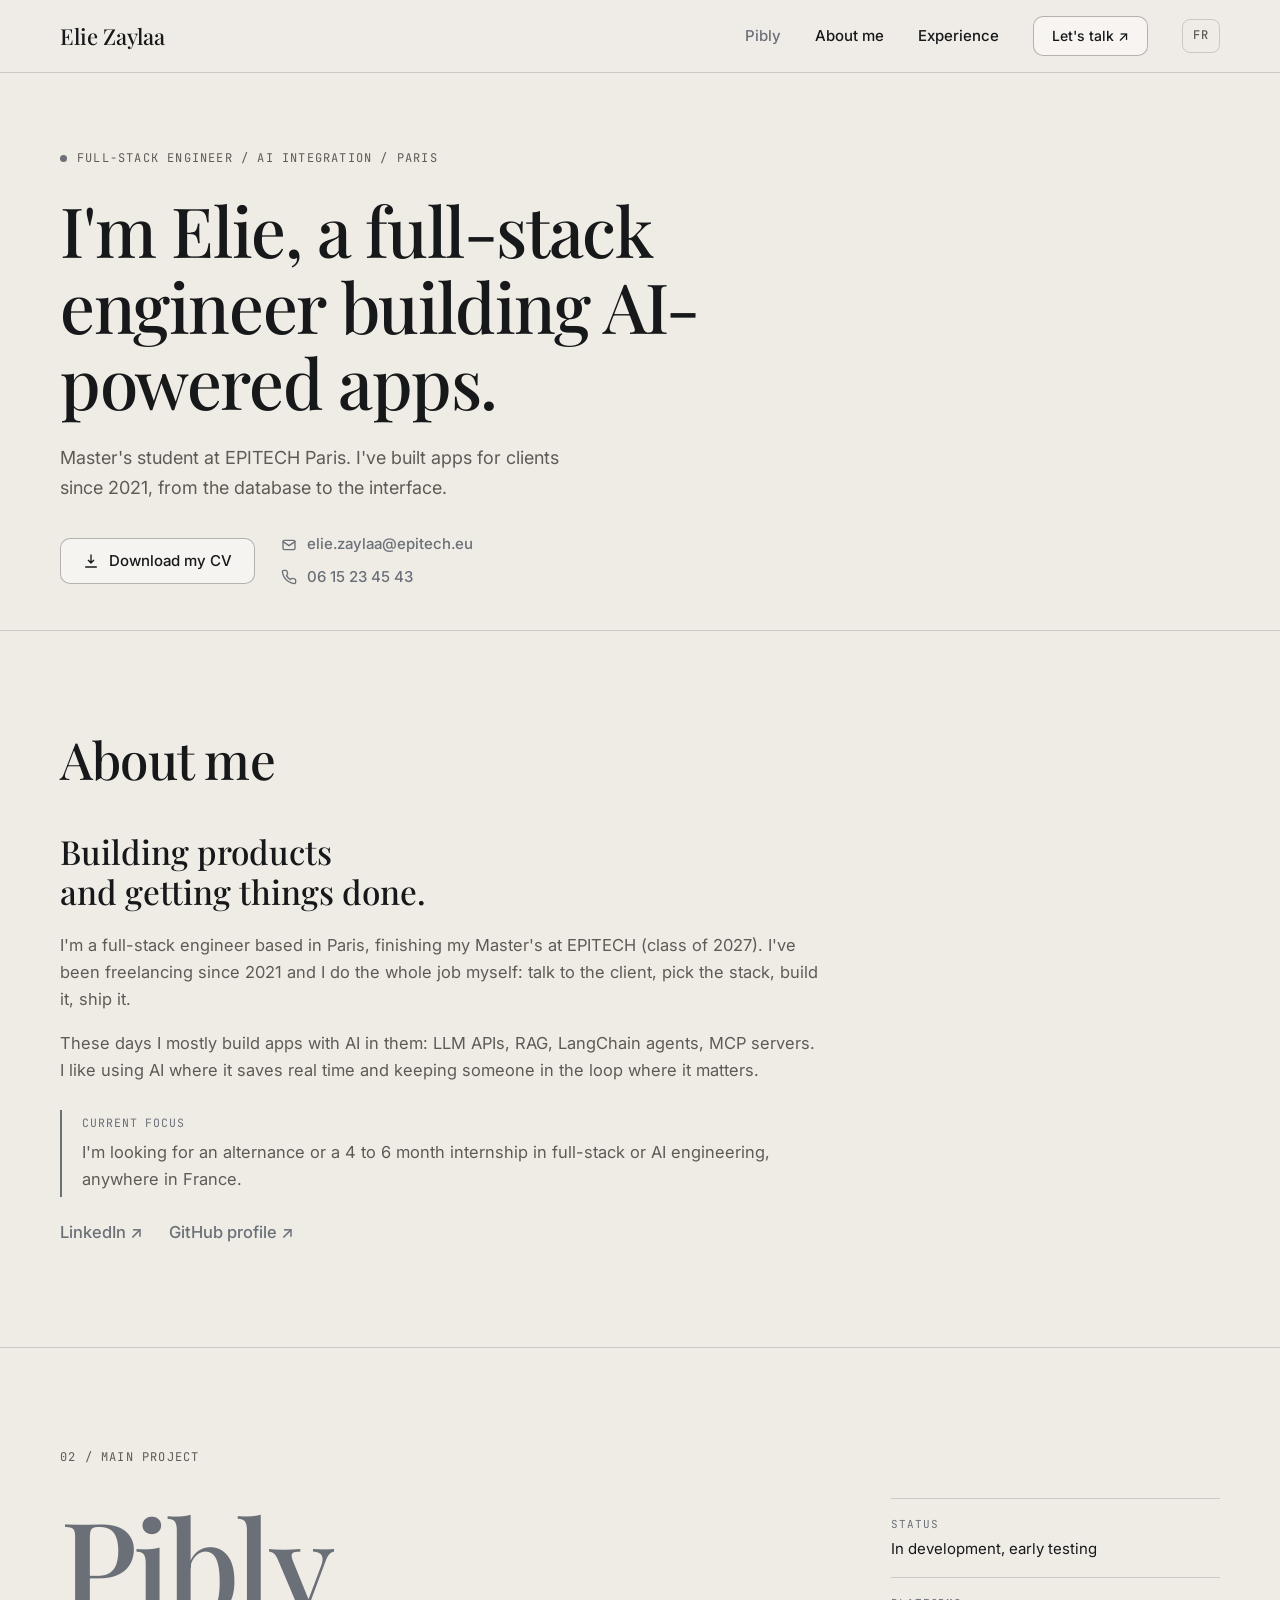
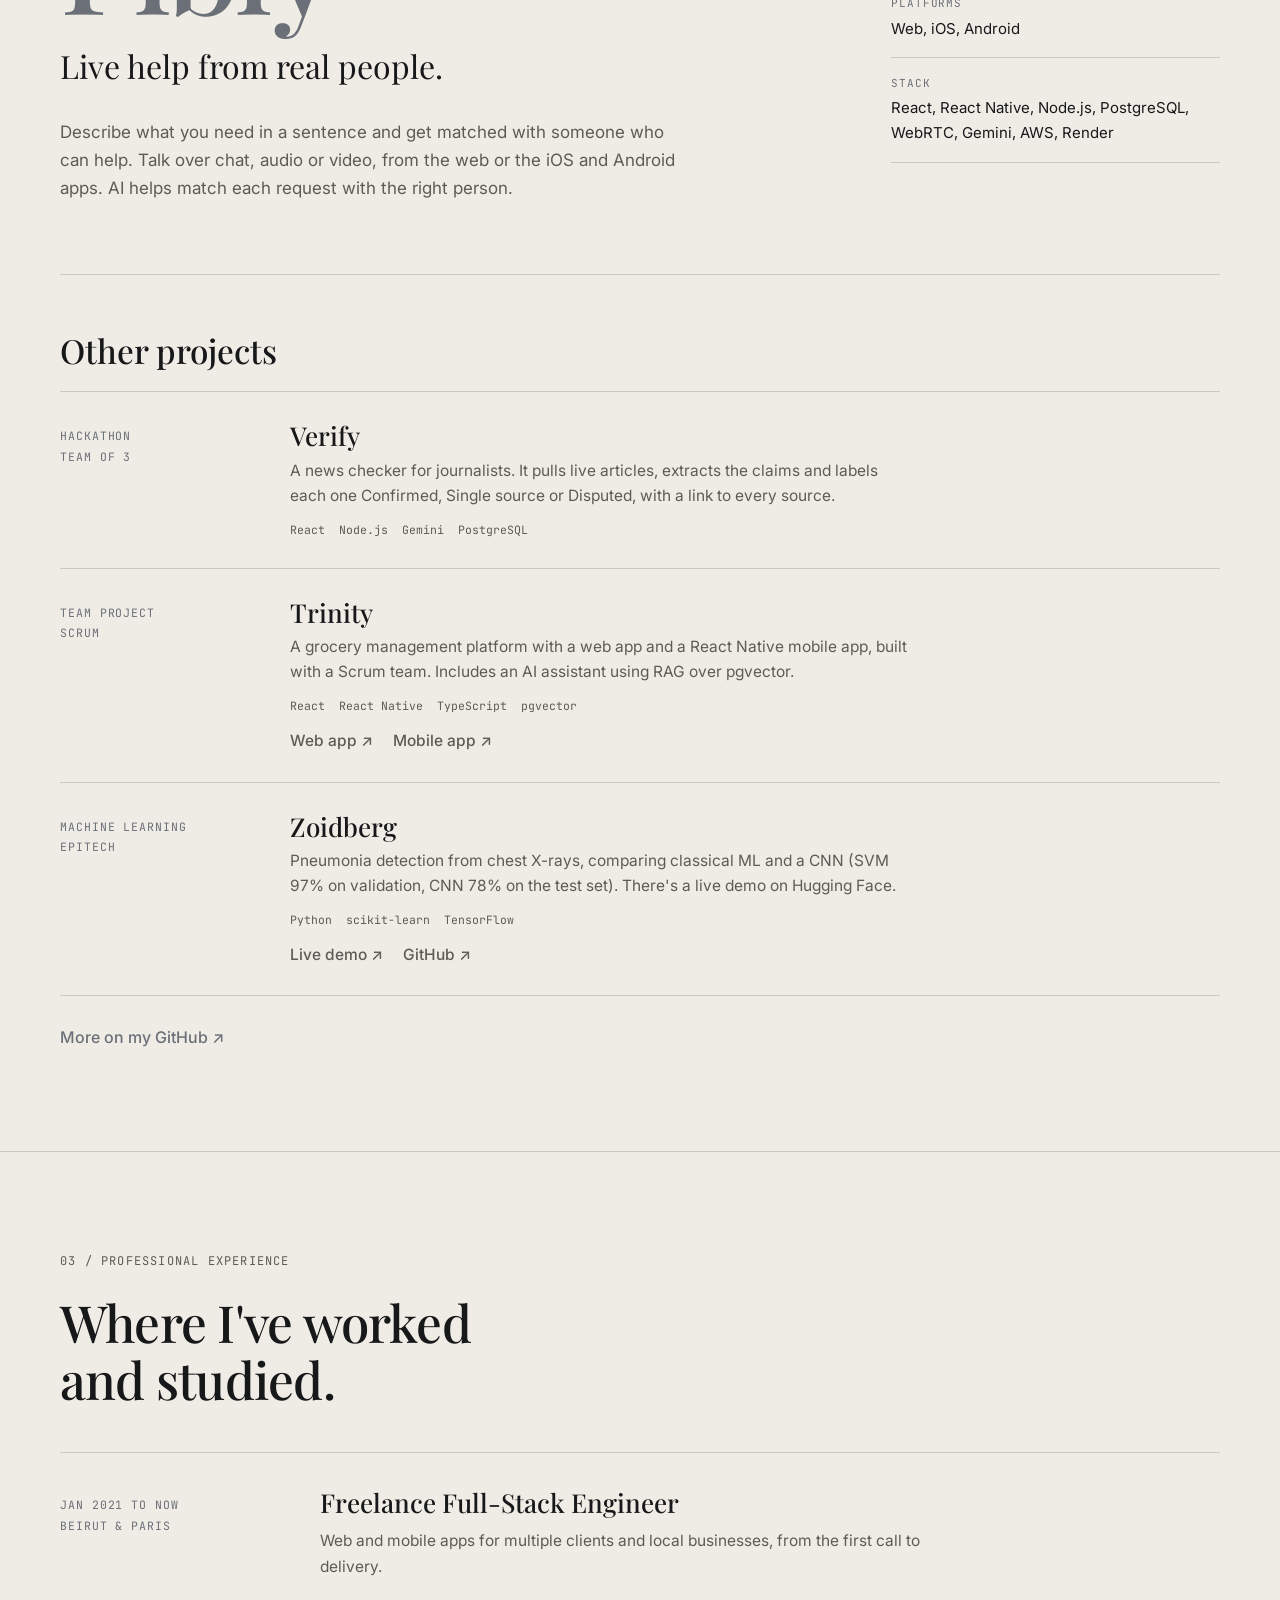
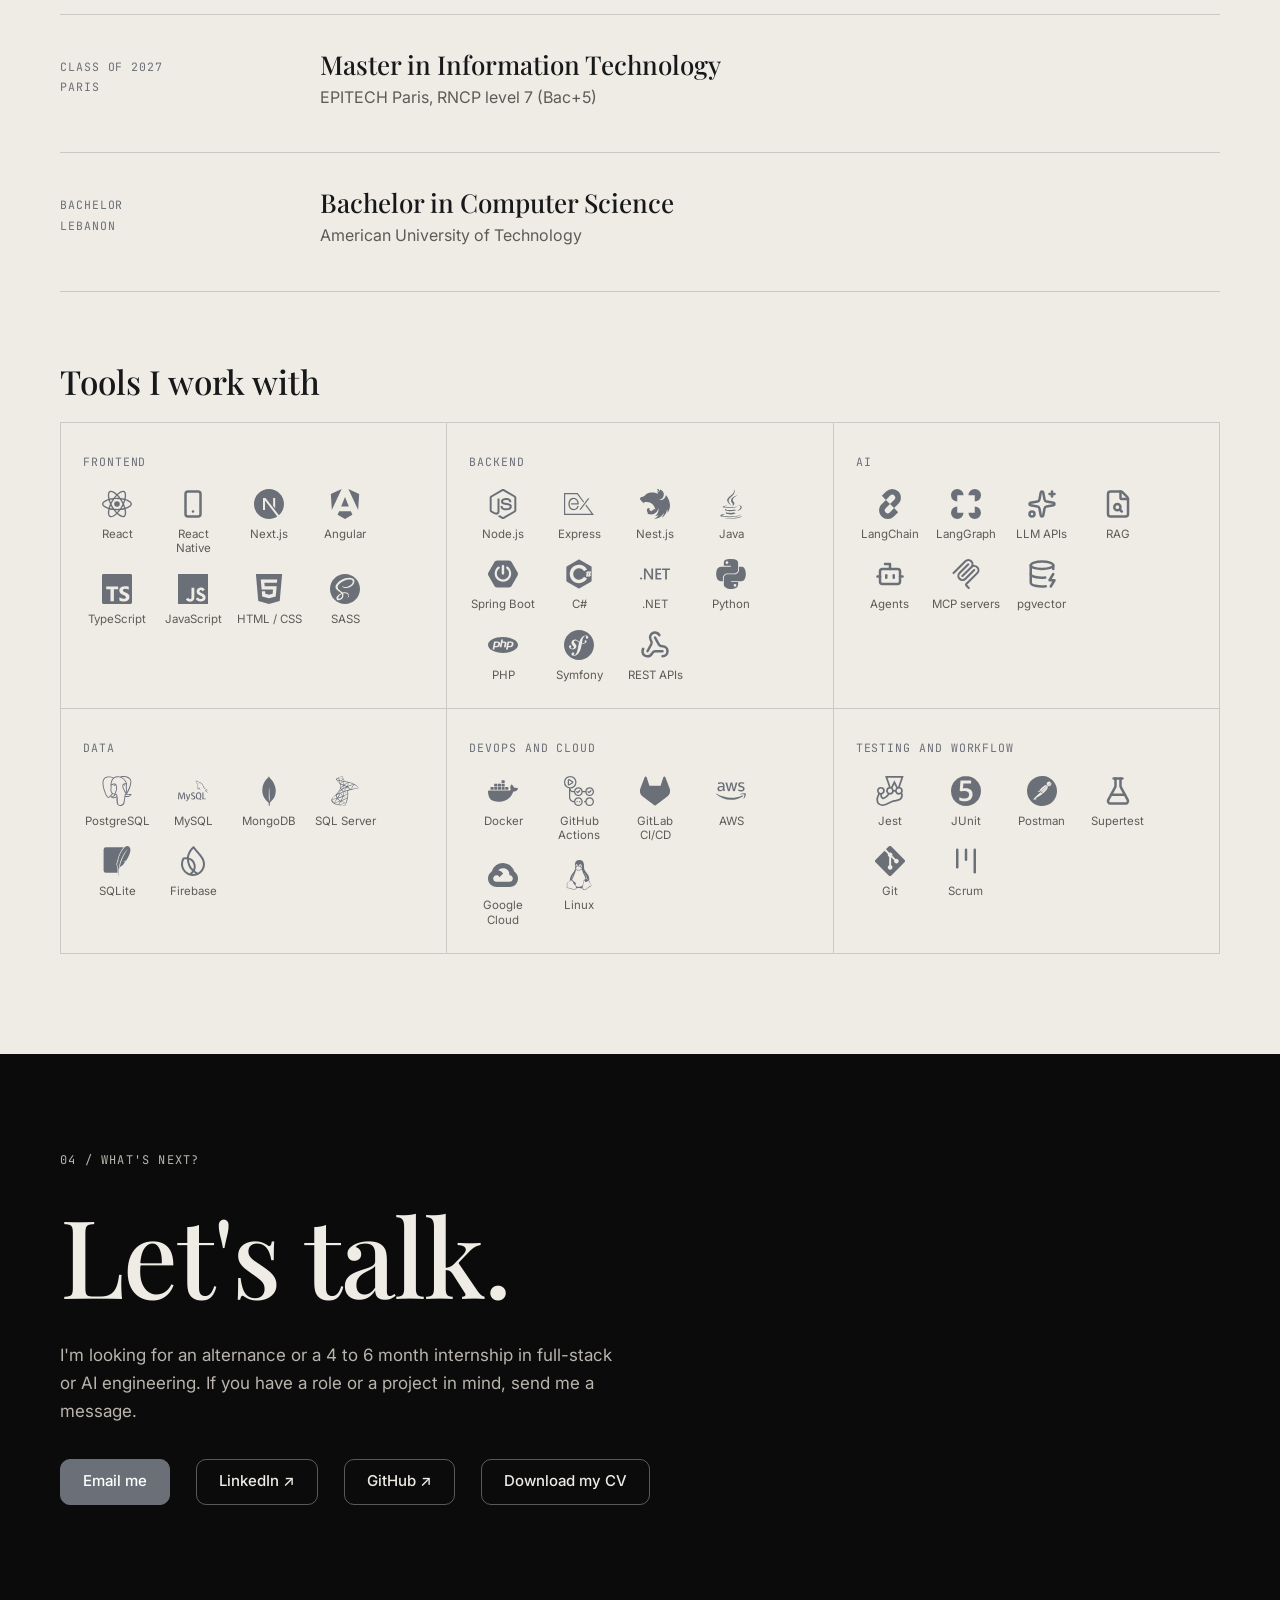
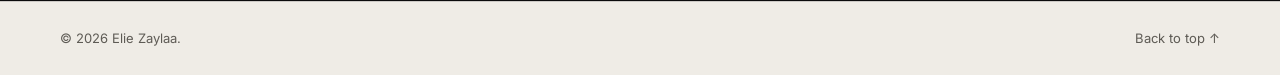
<file: index.html>
<!doctype html>
<html lang="en">
  <head>
    <meta charset="UTF-8" />
    <script>if ("scrollRestoration" in history) history.scrollRestoration = "manual";</script>
    <meta name="viewport" content="width=device-width, initial-scale=1.0" />
    <meta name="theme-color" content="#e9e6df" />

    <title>Elie Zaylaa | Full-Stack Engineer in Paris</title>
    <meta
      name="description"
      content="Elie Zaylaa is a full-stack engineer based in Paris, Master's student at EPITECH and freelancer since 2021. Open to alternance and internships in France."
    />
    <link rel="canonical" href="https://eliezaylaa.com/" />
    <link rel="alternate" hreflang="en" href="https://eliezaylaa.com/" />
    <link rel="alternate" hreflang="fr" href="https://eliezaylaa.com/fr/" />

    <meta property="og:type" content="website" />
    <meta property="og:title" content="Elie Zaylaa | Full-Stack Engineer in Paris" />
    <meta
      property="og:description"
      content="Full-stack engineer, EPITECH Paris, freelancing since 2021. Open to alternance and internships."
    />
    <meta property="og:url" content="https://eliezaylaa.com/" />
    <meta name="twitter:card" content="summary" />

    <link rel="icon" href="assets/favicon.svg?v=5" type="image/svg+xml" />

    <link rel="preconnect" href="https://fonts.googleapis.com" />
    <link rel="preconnect" href="https://fonts.gstatic.com" crossorigin />
    <link
      href="https://fonts.googleapis.com/css2?family=Inter:wght@400;500;600&family=Playfair+Display:wght@400;500;600&family=JetBrains+Mono:wght@400;500&display=swap"
      rel="stylesheet"
    />
    <link rel="stylesheet" href="css/style.css?v=17" />

    <script type="application/ld+json">
      {
        "@context": "https://schema.org",
        "@type": "Person",
        "name": "Elie Zaylaa",
        "url": "https://eliezaylaa.com/",
        "jobTitle": "Full-Stack Engineer",
        "email": "mailto:elie.zaylaa@epitech.eu",
        "address": { "@type": "PostalAddress", "addressLocality": "Paris", "addressCountry": "FR" },
        "alumniOf": "EPITECH Paris",
        "sameAs": ["https://github.com/eliezaylaa", "https://linkedin.com/in/eliezaylaa"]
      }
    </script>
  </head>

  <body>
    <a class="skip" href="#main">Skip to content</a>

    <header class="nav" id="nav">
      <div class="nav-inner">
        <a class="brand" href="#top">Elie Zaylaa</a>
        <button class="nav-toggle" aria-label="Toggle menu" aria-expanded="false" aria-controls="nav-links">
          <span></span><span></span>
        </button>
        <nav id="nav-links" class="nav-links" aria-label="Main">
          <a class="nav-pibly" href="#projects">Pibly</a>
          <a href="#about">About me</a>
          <a href="#experience">Experience</a>
          <a href="#contact" class="btn small">Let's talk ↗</a>
          <a class="lang" href="fr/" hreflang="fr" lang="fr" aria-label="Version française">FR</a>
        </nav>
      </div>
    </header>

    <main id="main">
      <!-- HERO -->
      <section class="hero" id="top">
        <div class="wrap hero-grid">
          <div class="hero-text">
          <p class="label"><i class="dot"></i> Full-stack engineer / AI integration / Paris</p>
          <h1>I'm Elie, a full-stack engineer building AI-powered apps.</h1>
          <p class="lead">Master's student at EPITECH Paris. I've built apps for clients since 2021, from the database to the interface.</p>
          <div class="hero-actions">
            <a class="btn" href="assets/en/CV_Elie_Zaylaa.pdf" download>
              <svg width="16" height="16" viewBox="0 0 24 24" fill="none" stroke="currentColor" stroke-width="2" stroke-linecap="round" stroke-linejoin="round" aria-hidden="true"><path d="M12 3v12m0 0l-4-4m4 4l4-4M4 21h16"/></svg>
              Download my CV
            </a>
            <div class="contact-lines">
            <a class="mail" href="mailto:elie.zaylaa@epitech.eu">
              <svg width="16" height="16" viewBox="0 0 24 24" fill="none" stroke="currentColor" stroke-width="2" stroke-linecap="round" stroke-linejoin="round" aria-hidden="true"><rect x="3" y="5" width="18" height="14" rx="2"/><path d="M3 7l9 6 9-6"/></svg>
              elie.zaylaa@epitech.eu
            </a>
            <a class="mail" href="tel:+33615234543">
              <svg width="16" height="16" viewBox="0 0 24 24" fill="none" stroke="currentColor" stroke-width="2" stroke-linecap="round" stroke-linejoin="round" aria-hidden="true"><path d="M22 16.9v3a2 2 0 0 1-2.2 2 19.8 19.8 0 0 1-8.6-3.1 19.5 19.5 0 0 1-6-6A19.8 19.8 0 0 1 2.1 4.2 2 2 0 0 1 4.1 2h3a2 2 0 0 1 2 1.7c.1 1 .4 1.9.7 2.8a2 2 0 0 1-.5 2.1L8.1 9.9a16 16 0 0 0 6 6l1.3-1.3a2 2 0 0 1 2.1-.4c.9.3 1.8.6 2.8.7a2 2 0 0 1 1.7 2z"/></svg>
              06 15 23 45 43
            </a>
          </div>
          </div>
          </div>
        </div>
      </section>

      <!-- ABOUT -->
      <section class="section" id="about">
        <div class="wrap">
          <h2 class="title reveal">About me</h2>
          <div class="about-grid">
            <div class="reveal">
              <h3 class="serif-lg">Building products<br />and getting things done.</h3>
              <p>
                I'm a full-stack engineer based in Paris, finishing my Master's at EPITECH (class of 2027). I've been
                freelancing since 2021 and I do the whole job myself: talk to the client, pick the stack, build it,
                ship it.
              </p>
              <p>
                These days I mostly build apps with AI in them: LLM APIs, RAG, LangChain agents, MCP servers. I like
                using AI where it saves real time and keeping someone in the loop where it matters.
              </p>
              <blockquote class="focus">
                <span class="mono-sm red">Current focus</span>
                I'm looking for an alternance or a 4 to 6 month internship in full-stack or AI engineering, anywhere
                in France.
              </blockquote>
              <p class="links">
                <a href="https://linkedin.com/in/eliezaylaa" target="_blank" rel="noopener">LinkedIn ↗</a>
                <a href="https://github.com/eliezaylaa" target="_blank" rel="noopener">GitHub profile ↗</a>
              </p>
            </div>
          </div>
        </div>
      </section>

      <!-- PROJECTS -->
      <section class="section" id="projects">
        <div class="wrap">
          <p class="label reveal">02 / Main project</p>

          <div class="pibly reveal">
            <div class="pibly-main">
              <h2 class="pibly-title">Pibly</h2>
              <p class="pibly-tag">Live help from real people.</p>
              <p>
                Describe what you need in a sentence and get matched with someone who can help. Talk over chat, audio
                or video, from the web or the iOS and Android apps. AI helps match each request with the right person.
              </p>
            </div>
            <dl class="spec">
              <div><dt>Status</dt><dd>In development, early testing</dd></div>
              <div><dt>Platforms</dt><dd>Web, iOS, Android</dd></div>
              <div><dt>Stack</dt><dd>React, React Native, Node.js, PostgreSQL, WebRTC, Gemini, AWS, Render</dd></div>
            </dl>
          </div>

          <h3 class="serif-lg others-title reveal">Other projects</h3>
          <ul class="others">
            <li class="reveal">
              <div class="o-meta mono-sm">Hackathon<br />Team of 3</div>
              <div class="o-body">
                <h3>Verify</h3>
                <p>A news checker for journalists. It pulls live articles, extracts the claims and labels each one Confirmed, Single source or Disputed, with a link to every source.</p>
                <p class="tags"><span>React</span><span>Node.js</span><span>Gemini</span><span>PostgreSQL</span></p>
              </div>
            </li>
            <li class="reveal">
              <div class="o-meta mono-sm">Team project<br />Scrum</div>
              <div class="o-body">
                <h3>Trinity</h3>
                <p>A grocery management platform with a web app and a React Native mobile app, built with a Scrum team. Includes an AI assistant using RAG over pgvector.</p>
                <p class="tags"><span>React</span><span>React Native</span><span>TypeScript</span><span>pgvector</span></p>
                <p class="o-links">
                  <a href="https://github.com/eliezaylaa/grocery-management-platform" target="_blank" rel="noopener">Web app ↗</a>
                  <a href="https://github.com/Cello-miao/TrinityDevApp" target="_blank" rel="noopener">Mobile app ↗</a>
                </p>
              </div>
            </li>
            <li class="reveal">
              <div class="o-meta mono-sm">Machine learning<br />EPITECH</div>
              <div class="o-body">
                <h3>Zoidberg</h3>
                <p>Pneumonia detection from chest X-rays, comparing classical ML and a CNN (SVM 97% on validation, CNN 78% on the test set). There's a live demo on Hugging Face.</p>
                <p class="tags"><span>Python</span><span>scikit-learn</span><span>TensorFlow</span></p>
                <p class="o-links">
                  <a href="https://huggingface.co/spaces/eliezaylaa/zoidberg" target="_blank" rel="noopener">Live demo ↗</a>
                  <a href="https://github.com/eliezaylaa/zoidberg" target="_blank" rel="noopener">GitHub ↗</a>
                </p>
              </div>
            </li>
          </ul>
          <p class="more reveal"><a href="https://github.com/eliezaylaa" target="_blank" rel="noopener">More on my GitHub ↗</a></p>
        </div>
      </section>

      <!-- EXPERIENCE -->
      <section class="section" id="experience">
        <div class="wrap">
          <p class="label reveal">03 / Professional experience</p>
          <h2 class="title reveal">Where I've worked<br />and studied.</h2>

          <div class="timeline">
            <div class="t-item reveal">
              <div class="t-meta mono-sm">Jan 2021 to now<br />Beirut &amp; Paris</div>
              <div class="t-body">
                <h3>Freelance Full-Stack Engineer</h3>
                <p>Web and mobile apps for multiple clients and local businesses, from the first call to delivery.</p>
              </div>
            </div>
            <div class="t-item reveal">
              <div class="t-meta mono-sm">Class of 2027<br />Paris</div>
              <div class="t-body">
                <h3>Master in Information Technology</h3>
                <p class="sub">EPITECH Paris, RNCP level 7 (Bac+5)</p>
              </div>
            </div>
            <div class="t-item reveal">
              <div class="t-meta mono-sm">Bachelor<br />Lebanon</div>
              <div class="t-body">
                <h3>Bachelor in Computer Science</h3>
                <p class="sub">American University of Technology</p>
              </div>
            </div>
          </div>

          <h3 class="serif-lg tools-title reveal">Tools I work with</h3>
          <div class="toolbox reveal">
            <div>
              <span class="mono-sm red">Frontend</span>
              <ul class="tools">
                <li class="tool i-react" title="React"><i aria-hidden="true"></i><span>React</span></li>
                <li class="tool i-reactnative" title="React Native"><i aria-hidden="true"></i><span>React Native</span></li>
                <li class="tool i-nextdotjs" title="Next.js"><i aria-hidden="true"></i><span>Next.js</span></li>
                <li class="tool i-angular" title="Angular"><i aria-hidden="true"></i><span>Angular</span></li>
                <li class="tool i-typescript" title="TypeScript"><i aria-hidden="true"></i><span>TypeScript</span></li>
                <li class="tool i-javascript" title="JavaScript"><i aria-hidden="true"></i><span>JavaScript</span></li>
                <li class="tool i-html5" title="HTML / CSS"><i aria-hidden="true"></i><span>HTML / CSS</span></li>
                <li class="tool i-sass" title="SASS"><i aria-hidden="true"></i><span>SASS</span></li>
              </ul>
            </div>
            <div>
              <span class="mono-sm red">Backend</span>
              <ul class="tools">
                <li class="tool i-nodedotjs" title="Node.js"><i aria-hidden="true"></i><span>Node.js</span></li>
                <li class="tool i-express" title="Express"><i aria-hidden="true"></i><span>Express</span></li>
                <li class="tool i-nestjs" title="Nest.js"><i aria-hidden="true"></i><span>Nest.js</span></li>
                <li class="tool i-java" title="Java"><i aria-hidden="true"></i><span>Java</span></li>
                <li class="tool i-springboot" title="Spring Boot"><i aria-hidden="true"></i><span>Spring Boot</span></li>
                <li class="tool i-csharp" title="C#"><i aria-hidden="true"></i><span>C#</span></li>
                <li class="tool i-dotnet" title=".NET"><i aria-hidden="true"></i><span>.NET</span></li>
                <li class="tool i-python" title="Python"><i aria-hidden="true"></i><span>Python</span></li>
                <li class="tool i-php" title="PHP"><i aria-hidden="true"></i><span>PHP</span></li>
                <li class="tool i-symfony" title="Symfony"><i aria-hidden="true"></i><span>Symfony</span></li>
                <li class="tool i-restapi" title="REST APIs"><i aria-hidden="true"></i><span>REST APIs</span></li>
              </ul>
            </div>
            <div>
              <span class="mono-sm red">AI</span>
              <ul class="tools">
                <li class="tool i-langchain" title="LangChain"><i aria-hidden="true"></i><span>LangChain</span></li>
                <li class="tool i-langgraph" title="LangGraph"><i aria-hidden="true"></i><span>LangGraph</span></li>
                <li class="tool i-llmapi" title="LLM APIs"><i aria-hidden="true"></i><span>LLM APIs</span></li>
                <li class="tool i-rag" title="RAG"><i aria-hidden="true"></i><span>RAG</span></li>
                <li class="tool i-agents" title="Agents"><i aria-hidden="true"></i><span>Agents</span></li>
                <li class="tool i-modelcontextprotocol" title="MCP servers"><i aria-hidden="true"></i><span>MCP servers</span></li>
                <li class="tool i-pgvector" title="pgvector"><i aria-hidden="true"></i><span>pgvector</span></li>
              </ul>
            </div>
            <div>
              <span class="mono-sm red">Data</span>
              <ul class="tools">
                <li class="tool i-postgresql" title="PostgreSQL"><i aria-hidden="true"></i><span>PostgreSQL</span></li>
                <li class="tool i-mysql" title="MySQL"><i aria-hidden="true"></i><span>MySQL</span></li>
                <li class="tool i-mongodb" title="MongoDB"><i aria-hidden="true"></i><span>MongoDB</span></li>
                <li class="tool i-microsoftsqlserver" title="SQL Server"><i aria-hidden="true"></i><span>SQL Server</span></li>
                <li class="tool i-sqlite" title="SQLite"><i aria-hidden="true"></i><span>SQLite</span></li>
                <li class="tool i-firebase" title="Firebase"><i aria-hidden="true"></i><span>Firebase</span></li>
              </ul>
            </div>
            <div>
              <span class="mono-sm red">DevOps and cloud</span>
              <ul class="tools">
                <li class="tool i-docker" title="Docker"><i aria-hidden="true"></i><span>Docker</span></li>
                <li class="tool i-githubactions" title="GitHub Actions"><i aria-hidden="true"></i><span>GitHub Actions</span></li>
                <li class="tool i-gitlab" title="GitLab CI/CD"><i aria-hidden="true"></i><span>GitLab CI/CD</span></li>
                <li class="tool i-amazonwebservices" title="AWS"><i aria-hidden="true"></i><span>AWS</span></li>
                <li class="tool i-googlecloud" title="Google Cloud"><i aria-hidden="true"></i><span>Google Cloud</span></li>
                <li class="tool i-linux" title="Linux"><i aria-hidden="true"></i><span>Linux</span></li>
              </ul>
            </div>
            <div>
              <span class="mono-sm red">Testing and workflow</span>
              <ul class="tools">
                <li class="tool i-jest" title="Jest"><i aria-hidden="true"></i><span>Jest</span></li>
                <li class="tool i-junit5" title="JUnit"><i aria-hidden="true"></i><span>JUnit</span></li>
                <li class="tool i-postman" title="Postman"><i aria-hidden="true"></i><span>Postman</span></li>
                <li class="tool i-supertest" title="Supertest"><i aria-hidden="true"></i><span>Supertest</span></li>
                <li class="tool i-git" title="Git"><i aria-hidden="true"></i><span>Git</span></li>
                <li class="tool i-scrum" title="Scrum"><i aria-hidden="true"></i><span>Scrum</span></li>
              </ul>
            </div>
          </div>
        </div>
      </section>

      <!-- CONTACT -->
      <section class="section contact" id="contact">
        <div class="wrap contact-grid">
          <div class="contact-copy">
            <p class="label reveal">04 / What's next?</p>
            <h2 class="title big reveal">Let's talk.</h2>
            <p class="contact-text reveal">
              I'm looking for an alternance or a 4 to 6 month internship in full-stack or AI engineering. If you have a
              role or a project in mind, send me a message.
            </p>
            <div class="hero-actions reveal">
              <a class="btn red-btn" href="mailto:elie.zaylaa@epitech.eu">Email me</a>
              <a class="btn" href="https://linkedin.com/in/eliezaylaa" target="_blank" rel="noopener">LinkedIn ↗</a>
              <a class="btn" href="https://github.com/eliezaylaa" target="_blank" rel="noopener">GitHub ↗</a>
              <a class="btn" href="assets/en/CV_Elie_Zaylaa.pdf" download>Download my CV</a>
            </div>
          </div>
          </div>
      </section>
    </main>

    <footer class="footer">
      <div class="wrap footer-row">
        <span>© <span id="year">2026</span> Elie Zaylaa.</span>
        <a href="#top">Back to top ↑</a>
      </div>
    </footer>

    <script src="js/main.js?v=5"></script>
  </body>
</html>
</file>
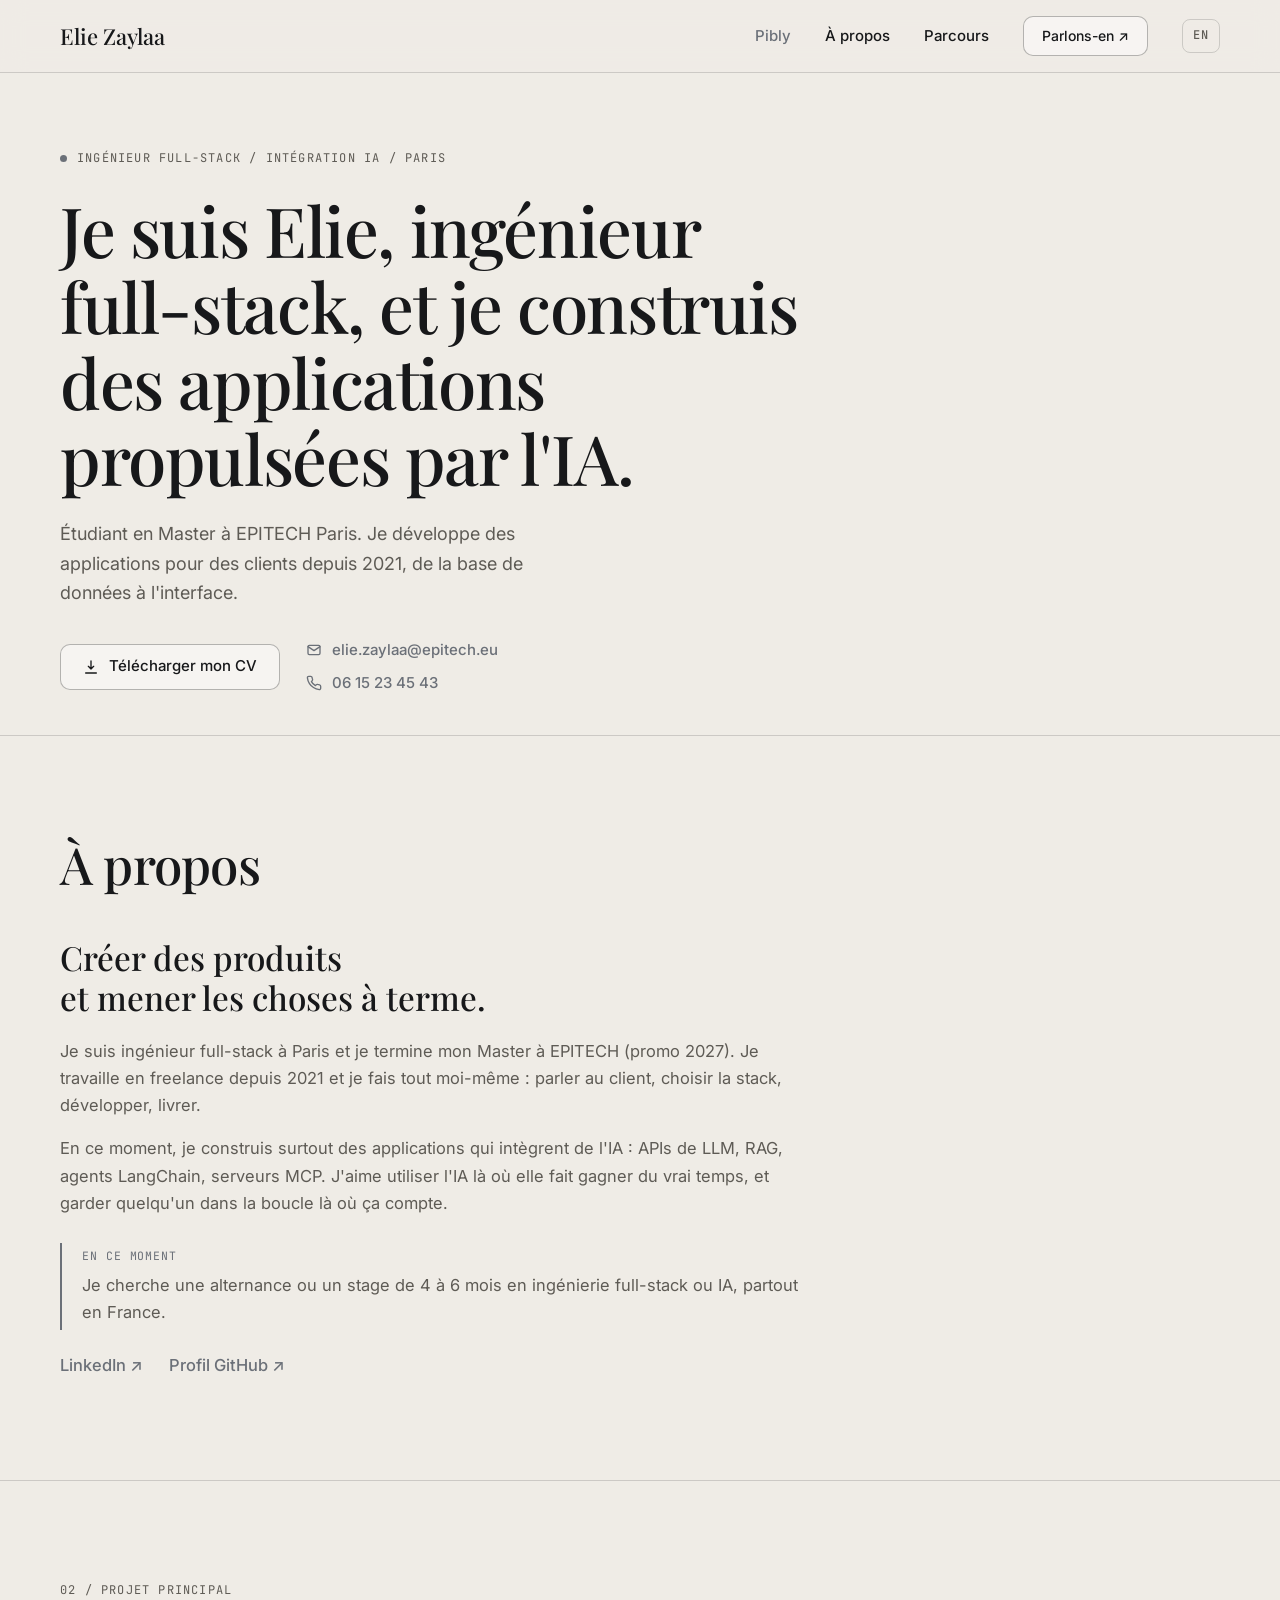
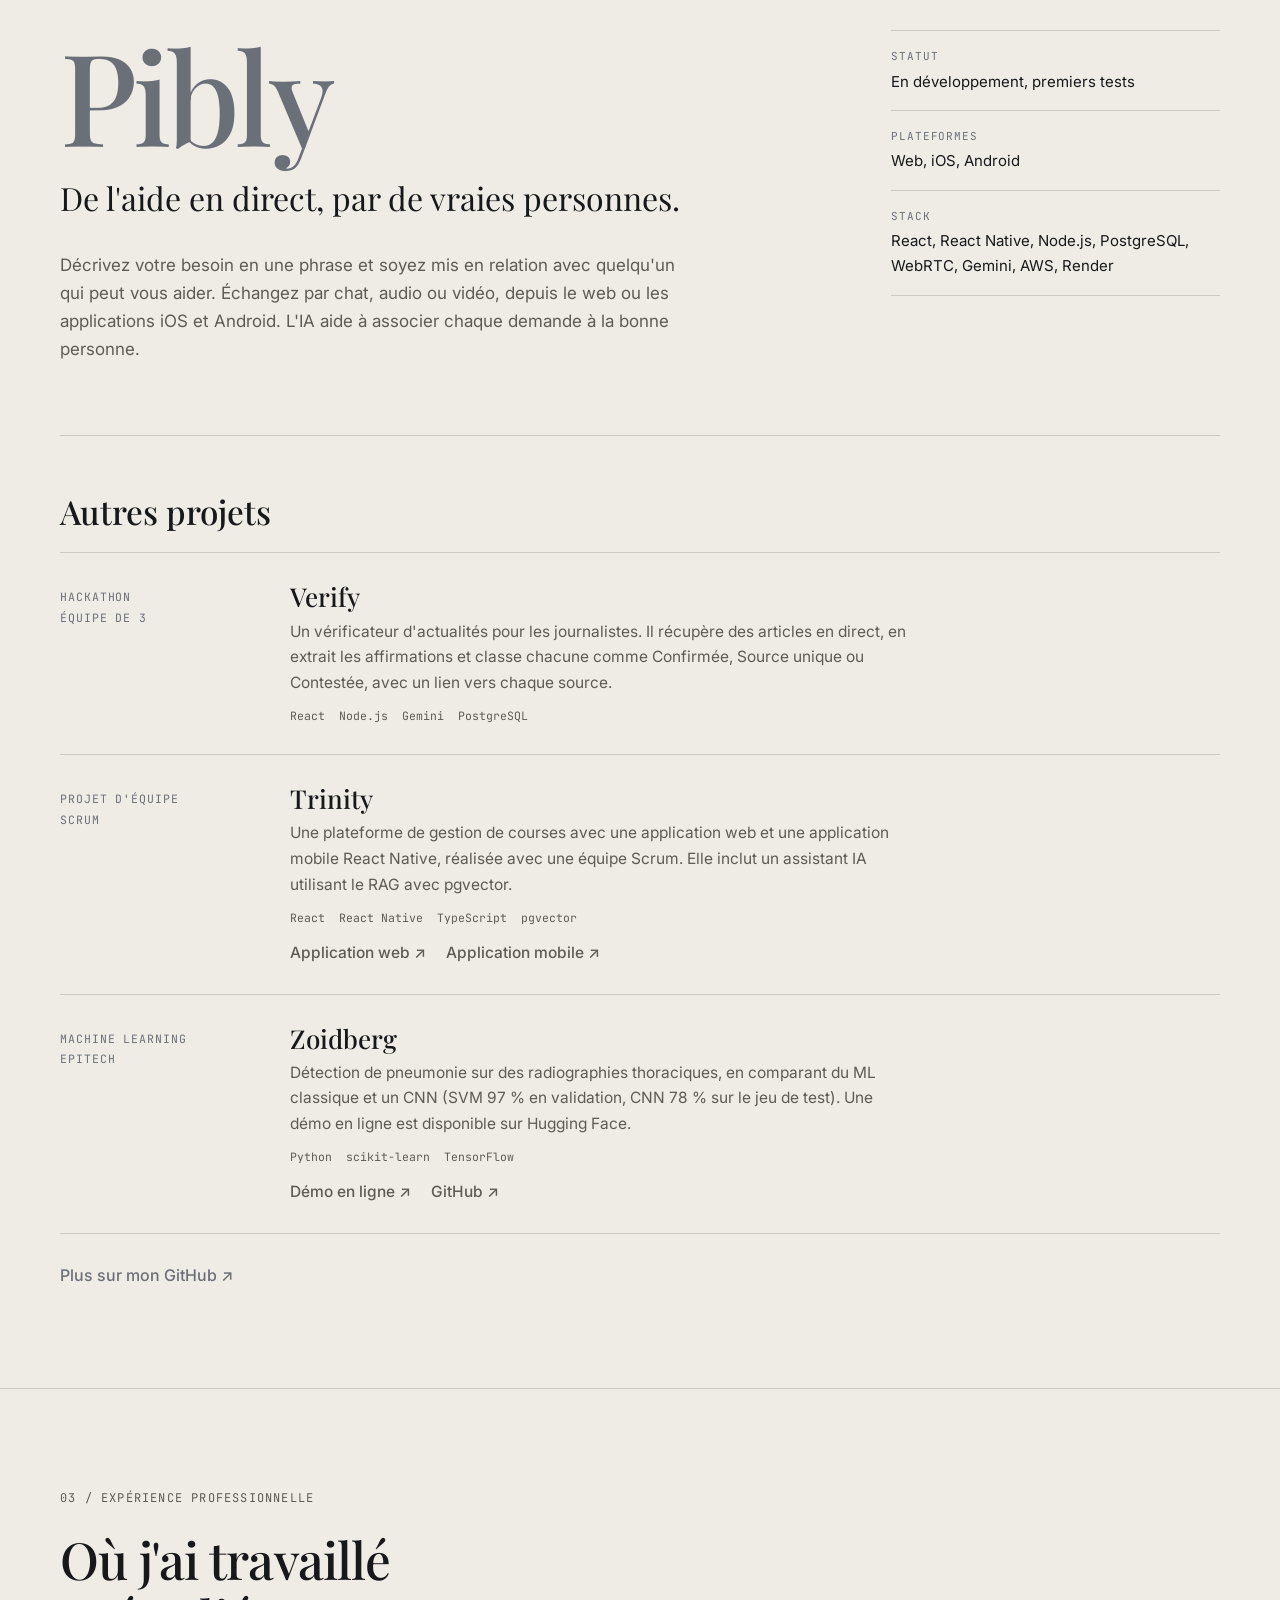
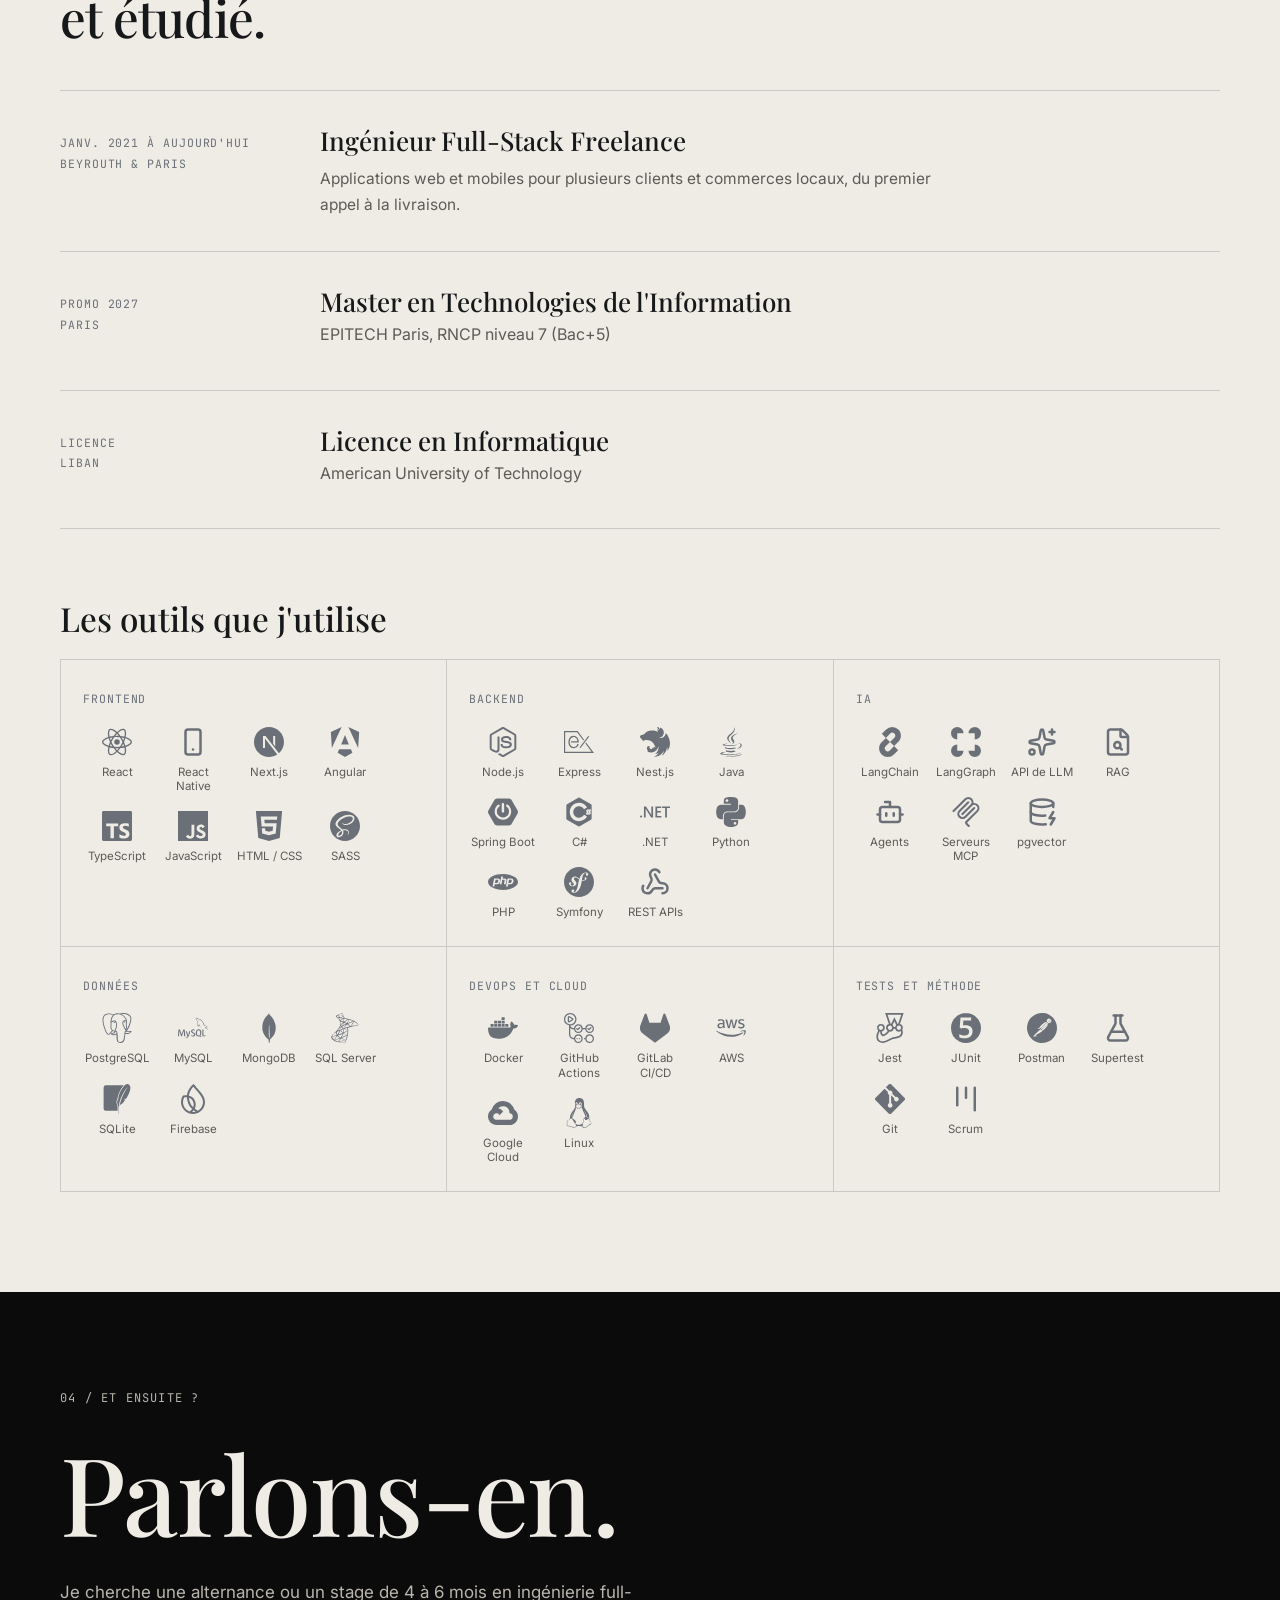
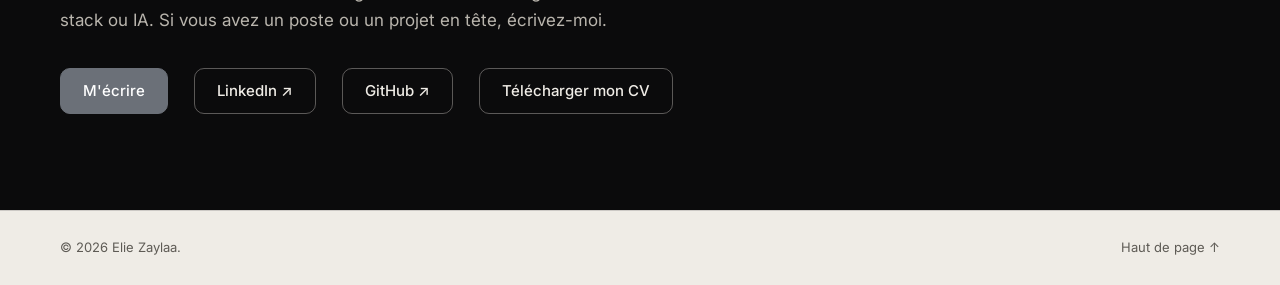
<file: fr/index.html>
<!doctype html>
<html lang="fr">
  <head>
    <meta charset="UTF-8" />
    <script>if ("scrollRestoration" in history) history.scrollRestoration = "manual";</script>
    <meta name="viewport" content="width=device-width, initial-scale=1.0" />
    <meta name="theme-color" content="#e9e6df" />

    <title>Elie Zaylaa | Ingénieur Full-Stack à Paris</title>
    <meta
      name="description"
      content="Elie Zaylaa est ingénieur full-stack à Paris, étudiant en Master à EPITECH et freelance depuis 2021. Ouvert à l'alternance et aux stages en France."
    />
    <link rel="canonical" href="https://eliezaylaa.com/fr/" />
    <link rel="alternate" hreflang="en" href="https://eliezaylaa.com/" />
    <link rel="alternate" hreflang="fr" href="https://eliezaylaa.com/fr/" />

    <meta property="og:type" content="website" />
    <meta property="og:title" content="Elie Zaylaa | Ingénieur Full-Stack à Paris" />
    <meta
      property="og:description"
      content="Ingénieur full-stack, EPITECH Paris, freelance depuis 2021. Ouvert à l'alternance et aux stages."
    />
    <meta property="og:url" content="https://eliezaylaa.com/fr/" />
    <meta name="twitter:card" content="summary" />

    <link rel="icon" href="../assets/favicon.svg?v=5" type="image/svg+xml" />

    <link rel="preconnect" href="https://fonts.googleapis.com" />
    <link rel="preconnect" href="https://fonts.gstatic.com" crossorigin />
    <link
      href="https://fonts.googleapis.com/css2?family=Inter:wght@400;500;600&family=Playfair+Display:wght@400;500;600&family=JetBrains+Mono:wght@400;500&display=swap"
      rel="stylesheet"
    />
    <link rel="stylesheet" href="../css/style.css?v=17" />

    <script type="application/ld+json">
      {
        "@context": "https://schema.org",
        "@type": "Person",
        "name": "Elie Zaylaa",
        "url": "https://eliezaylaa.com/fr/",
        "jobTitle": "Ingénieur Full-Stack",
        "email": "mailto:elie.zaylaa@epitech.eu",
        "address": { "@type": "PostalAddress", "addressLocality": "Paris", "addressCountry": "FR" },
        "alumniOf": "EPITECH Paris",
        "sameAs": ["https://github.com/eliezaylaa", "https://linkedin.com/in/eliezaylaa"]
      }
    </script>
  </head>

  <body>
    <a class="skip" href="#main">Aller au contenu</a>

    <header class="nav" id="nav">
      <div class="nav-inner">
        <a class="brand" href="#top">Elie Zaylaa</a>
        <button class="nav-toggle" aria-label="Ouvrir le menu" aria-expanded="false" aria-controls="nav-links">
          <span></span><span></span>
        </button>
        <nav id="nav-links" class="nav-links" aria-label="Main">
          <a class="nav-pibly" href="#projects">Pibly</a>
          <a href="#about">À propos</a>
          <a href="#experience">Parcours</a>
          <a href="#contact" class="btn small">Parlons-en ↗</a>
          <a class="lang" href="../" hreflang="en" lang="en" aria-label="English version">EN</a>
        </nav>
      </div>
    </header>

    <main id="main">
      <!-- HERO -->
      <section class="hero" id="top">
        <div class="wrap hero-grid">
          <div class="hero-text">
          <p class="label"><i class="dot"></i> Ingénieur full-stack / Intégration IA / Paris</p>
          <h1>Je suis Elie, ingénieur full-stack, et je construis des applications propulsées par l'IA.</h1>
          <p class="lead">Étudiant en Master à EPITECH Paris. Je développe des applications pour des clients depuis 2021, de la base de données à l'interface.</p>
          <div class="hero-actions">
            <a class="btn" href="../assets/fr/CV_Elie_Zaylaa.pdf" download>
              <svg width="16" height="16" viewBox="0 0 24 24" fill="none" stroke="currentColor" stroke-width="2" stroke-linecap="round" stroke-linejoin="round" aria-hidden="true"><path d="M12 3v12m0 0l-4-4m4 4l4-4M4 21h16"/></svg>
              Télécharger mon CV
            </a>
            <div class="contact-lines">
            <a class="mail" href="mailto:elie.zaylaa@epitech.eu">
              <svg width="16" height="16" viewBox="0 0 24 24" fill="none" stroke="currentColor" stroke-width="2" stroke-linecap="round" stroke-linejoin="round" aria-hidden="true"><rect x="3" y="5" width="18" height="14" rx="2"/><path d="M3 7l9 6 9-6"/></svg>
              elie.zaylaa@epitech.eu
            </a>
            <a class="mail" href="tel:+33615234543">
              <svg width="16" height="16" viewBox="0 0 24 24" fill="none" stroke="currentColor" stroke-width="2" stroke-linecap="round" stroke-linejoin="round" aria-hidden="true"><path d="M22 16.9v3a2 2 0 0 1-2.2 2 19.8 19.8 0 0 1-8.6-3.1 19.5 19.5 0 0 1-6-6A19.8 19.8 0 0 1 2.1 4.2 2 2 0 0 1 4.1 2h3a2 2 0 0 1 2 1.7c.1 1 .4 1.9.7 2.8a2 2 0 0 1-.5 2.1L8.1 9.9a16 16 0 0 0 6 6l1.3-1.3a2 2 0 0 1 2.1-.4c.9.3 1.8.6 2.8.7a2 2 0 0 1 1.7 2z"/></svg>
              06 15 23 45 43
            </a>
          </div>
          </div>
          </div>
        </div>
      </section>

      <!-- ABOUT -->
      <section class="section" id="about">
        <div class="wrap">
          <h2 class="title reveal">À propos</h2>
          <div class="about-grid">
            <div class="reveal">
              <h3 class="serif-lg">Créer des produits<br />et mener les choses à terme.</h3>
              <p>
                Je suis ingénieur full-stack à Paris et je termine mon Master à EPITECH (promo 2027). Je travaille en
                freelance depuis 2021 et je fais tout moi-même : parler au client, choisir la stack, développer, livrer.
              </p>
              <p>
                En ce moment, je construis surtout des applications qui intègrent de l'IA : APIs de LLM, RAG, agents
                LangChain, serveurs MCP. J'aime utiliser l'IA là où elle fait gagner du vrai temps, et garder quelqu'un
                dans la boucle là où ça compte.
              </p>
              <blockquote class="focus">
                <span class="mono-sm red">En ce moment</span>
                Je cherche une alternance ou un stage de 4 à 6 mois en ingénierie full-stack ou IA, partout en
                France.
              </blockquote>
              <p class="links">
                <a href="https://linkedin.com/in/eliezaylaa" target="_blank" rel="noopener">LinkedIn ↗</a>
                <a href="https://github.com/eliezaylaa" target="_blank" rel="noopener">Profil GitHub ↗</a>
              </p>
            </div>
          </div>
        </div>
      </section>

      <!-- PROJECTS -->
      <section class="section" id="projects">
        <div class="wrap">
          <p class="label reveal">02 / Projet principal</p>

          <div class="pibly reveal">
            <div class="pibly-main">
              <h2 class="pibly-title">Pibly</h2>
              <p class="pibly-tag">De l'aide en direct, par de vraies personnes.</p>
              <p>
                Décrivez votre besoin en une phrase et soyez mis en relation avec quelqu'un qui peut vous aider. Échangez
                par chat, audio ou vidéo, depuis le web ou les applications iOS et Android. L'IA aide à associer chaque
                demande à la bonne personne.
              </p>
            </div>
            <dl class="spec">
              <div><dt>Statut</dt><dd>En développement, premiers tests</dd></div>
              <div><dt>Plateformes</dt><dd>Web, iOS, Android</dd></div>
              <div><dt>Stack</dt><dd>React, React Native, Node.js, PostgreSQL, WebRTC, Gemini, AWS, Render</dd></div>
            </dl>
          </div>

          <h3 class="serif-lg others-title reveal">Autres projets</h3>
          <ul class="others">
            <li class="reveal">
              <div class="o-meta mono-sm">Hackathon<br />Équipe de 3</div>
              <div class="o-body">
                <h3>Verify</h3>
                <p>Un vérificateur d'actualités pour les journalistes. Il récupère des articles en direct, en extrait les affirmations et classe chacune comme Confirmée, Source unique ou Contestée, avec un lien vers chaque source.</p>
                <p class="tags"><span>React</span><span>Node.js</span><span>Gemini</span><span>PostgreSQL</span></p>
              </div>
            </li>
            <li class="reveal">
              <div class="o-meta mono-sm">Projet d'équipe<br />Scrum</div>
              <div class="o-body">
                <h3>Trinity</h3>
                <p>Une plateforme de gestion de courses avec une application web et une application mobile React Native, réalisée avec une équipe Scrum. Elle inclut un assistant IA utilisant le RAG avec pgvector.</p>
                <p class="tags"><span>React</span><span>React Native</span><span>TypeScript</span><span>pgvector</span></p>
                <p class="o-links">
                  <a href="https://github.com/eliezaylaa/grocery-management-platform" target="_blank" rel="noopener">Application web ↗</a>
                  <a href="https://github.com/Cello-miao/TrinityDevApp" target="_blank" rel="noopener">Application mobile ↗</a>
                </p>
              </div>
            </li>
            <li class="reveal">
              <div class="o-meta mono-sm">Machine learning<br />EPITECH</div>
              <div class="o-body">
                <h3>Zoidberg</h3>
                <p>Détection de pneumonie sur des radiographies thoraciques, en comparant du ML classique et un CNN (SVM 97 % en validation, CNN 78 % sur le jeu de test). Une démo en ligne est disponible sur Hugging Face.</p>
                <p class="tags"><span>Python</span><span>scikit-learn</span><span>TensorFlow</span></p>
                <p class="o-links">
                  <a href="https://huggingface.co/spaces/eliezaylaa/zoidberg" target="_blank" rel="noopener">Démo en ligne ↗</a>
                  <a href="https://github.com/eliezaylaa/zoidberg" target="_blank" rel="noopener">GitHub ↗</a>
                </p>
              </div>
            </li>
          </ul>
          <p class="more reveal"><a href="https://github.com/eliezaylaa" target="_blank" rel="noopener">Plus sur mon GitHub ↗</a></p>
        </div>
      </section>

      <!-- EXPERIENCE -->
      <section class="section" id="experience">
        <div class="wrap">
          <p class="label reveal">03 / Expérience professionnelle</p>
          <h2 class="title reveal">Où j'ai travaillé<br />et étudié.</h2>

          <div class="timeline">
            <div class="t-item reveal">
              <div class="t-meta mono-sm">Janv. 2021 à aujourd'hui<br />Beyrouth &amp; Paris</div>
              <div class="t-body">
                <h3>Ingénieur Full-Stack Freelance</h3>
                <p>Applications web et mobiles pour plusieurs clients et commerces locaux, du premier appel à la livraison.</p>
              </div>
            </div>
            <div class="t-item reveal">
              <div class="t-meta mono-sm">Promo 2027<br />Paris</div>
              <div class="t-body">
                <h3>Master en Technologies de l'Information</h3>
                <p class="sub">EPITECH Paris, RNCP niveau 7 (Bac+5)</p>
              </div>
            </div>
            <div class="t-item reveal">
              <div class="t-meta mono-sm">Licence<br />Liban</div>
              <div class="t-body">
                <h3>Licence en Informatique</h3>
                <p class="sub">American University of Technology</p>
              </div>
            </div>
          </div>

          <h3 class="serif-lg tools-title reveal">Les outils que j'utilise</h3>
          <div class="toolbox reveal">
            <div>
              <span class="mono-sm red">Frontend</span>
              <ul class="tools">
                <li class="tool i-react" title="React"><i aria-hidden="true"></i><span>React</span></li>
                <li class="tool i-reactnative" title="React Native"><i aria-hidden="true"></i><span>React Native</span></li>
                <li class="tool i-nextdotjs" title="Next.js"><i aria-hidden="true"></i><span>Next.js</span></li>
                <li class="tool i-angular" title="Angular"><i aria-hidden="true"></i><span>Angular</span></li>
                <li class="tool i-typescript" title="TypeScript"><i aria-hidden="true"></i><span>TypeScript</span></li>
                <li class="tool i-javascript" title="JavaScript"><i aria-hidden="true"></i><span>JavaScript</span></li>
                <li class="tool i-html5" title="HTML / CSS"><i aria-hidden="true"></i><span>HTML / CSS</span></li>
                <li class="tool i-sass" title="SASS"><i aria-hidden="true"></i><span>SASS</span></li>
              </ul>
            </div>
            <div>
              <span class="mono-sm red">Backend</span>
              <ul class="tools">
                <li class="tool i-nodedotjs" title="Node.js"><i aria-hidden="true"></i><span>Node.js</span></li>
                <li class="tool i-express" title="Express"><i aria-hidden="true"></i><span>Express</span></li>
                <li class="tool i-nestjs" title="Nest.js"><i aria-hidden="true"></i><span>Nest.js</span></li>
                <li class="tool i-java" title="Java"><i aria-hidden="true"></i><span>Java</span></li>
                <li class="tool i-springboot" title="Spring Boot"><i aria-hidden="true"></i><span>Spring Boot</span></li>
                <li class="tool i-csharp" title="C#"><i aria-hidden="true"></i><span>C#</span></li>
                <li class="tool i-dotnet" title=".NET"><i aria-hidden="true"></i><span>.NET</span></li>
                <li class="tool i-python" title="Python"><i aria-hidden="true"></i><span>Python</span></li>
                <li class="tool i-php" title="PHP"><i aria-hidden="true"></i><span>PHP</span></li>
                <li class="tool i-symfony" title="Symfony"><i aria-hidden="true"></i><span>Symfony</span></li>
                <li class="tool i-restapi" title="REST APIs"><i aria-hidden="true"></i><span>REST APIs</span></li>
              </ul>
            </div>
            <div>
              <span class="mono-sm red">IA</span>
              <ul class="tools">
                <li class="tool i-langchain" title="LangChain"><i aria-hidden="true"></i><span>LangChain</span></li>
                <li class="tool i-langgraph" title="LangGraph"><i aria-hidden="true"></i><span>LangGraph</span></li>
                <li class="tool i-llmapi" title="API de LLM"><i aria-hidden="true"></i><span>API de LLM</span></li>
                <li class="tool i-rag" title="RAG"><i aria-hidden="true"></i><span>RAG</span></li>
                <li class="tool i-agents" title="Agents"><i aria-hidden="true"></i><span>Agents</span></li>
                <li class="tool i-modelcontextprotocol" title="Serveurs MCP"><i aria-hidden="true"></i><span>Serveurs MCP</span></li>
                <li class="tool i-pgvector" title="pgvector"><i aria-hidden="true"></i><span>pgvector</span></li>
              </ul>
            </div>
            <div>
              <span class="mono-sm red">Données</span>
              <ul class="tools">
                <li class="tool i-postgresql" title="PostgreSQL"><i aria-hidden="true"></i><span>PostgreSQL</span></li>
                <li class="tool i-mysql" title="MySQL"><i aria-hidden="true"></i><span>MySQL</span></li>
                <li class="tool i-mongodb" title="MongoDB"><i aria-hidden="true"></i><span>MongoDB</span></li>
                <li class="tool i-microsoftsqlserver" title="SQL Server"><i aria-hidden="true"></i><span>SQL Server</span></li>
                <li class="tool i-sqlite" title="SQLite"><i aria-hidden="true"></i><span>SQLite</span></li>
                <li class="tool i-firebase" title="Firebase"><i aria-hidden="true"></i><span>Firebase</span></li>
              </ul>
            </div>
            <div>
              <span class="mono-sm red">DevOps et cloud</span>
              <ul class="tools">
                <li class="tool i-docker" title="Docker"><i aria-hidden="true"></i><span>Docker</span></li>
                <li class="tool i-githubactions" title="GitHub Actions"><i aria-hidden="true"></i><span>GitHub Actions</span></li>
                <li class="tool i-gitlab" title="GitLab CI/CD"><i aria-hidden="true"></i><span>GitLab CI/CD</span></li>
                <li class="tool i-amazonwebservices" title="AWS"><i aria-hidden="true"></i><span>AWS</span></li>
                <li class="tool i-googlecloud" title="Google Cloud"><i aria-hidden="true"></i><span>Google Cloud</span></li>
                <li class="tool i-linux" title="Linux"><i aria-hidden="true"></i><span>Linux</span></li>
              </ul>
            </div>
            <div>
              <span class="mono-sm red">Tests et méthode</span>
              <ul class="tools">
                <li class="tool i-jest" title="Jest"><i aria-hidden="true"></i><span>Jest</span></li>
                <li class="tool i-junit5" title="JUnit"><i aria-hidden="true"></i><span>JUnit</span></li>
                <li class="tool i-postman" title="Postman"><i aria-hidden="true"></i><span>Postman</span></li>
                <li class="tool i-supertest" title="Supertest"><i aria-hidden="true"></i><span>Supertest</span></li>
                <li class="tool i-git" title="Git"><i aria-hidden="true"></i><span>Git</span></li>
                <li class="tool i-scrum" title="Scrum"><i aria-hidden="true"></i><span>Scrum</span></li>
              </ul>
            </div>
          </div>
        </div>
      </section>

      <!-- CONTACT -->
      <section class="section contact" id="contact">
        <div class="wrap contact-grid">
          <div class="contact-copy">
            <p class="label reveal">04 / Et ensuite ?</p>
            <h2 class="title big reveal">Parlons-en.</h2>
            <p class="contact-text reveal">
              Je cherche une alternance ou un stage de 4 à 6 mois en ingénierie full-stack ou IA. Si vous avez un
              poste ou un projet en tête, écrivez-moi.
            </p>
            <div class="hero-actions reveal">
              <a class="btn red-btn" href="mailto:elie.zaylaa@epitech.eu">M'écrire</a>
              <a class="btn" href="https://linkedin.com/in/eliezaylaa" target="_blank" rel="noopener">LinkedIn ↗</a>
              <a class="btn" href="https://github.com/eliezaylaa" target="_blank" rel="noopener">GitHub ↗</a>
              <a class="btn" href="../assets/fr/CV_Elie_Zaylaa.pdf" download>Télécharger mon CV</a>
            </div>
          </div>
          </div>
      </section>
    </main>

    <footer class="footer">
      <div class="wrap footer-row">
        <span>© <span id="year">2026</span> Elie Zaylaa.</span>
        <a href="#top">Haut de page ↑</a>
      </div>
    </footer>

    <script src="../js/main.js?v=5"></script>
  </body>
</html>
</file>
<file: css/style.css>
:root {
  --bg: #efece6;
  --ink: #17181a;
  --muted: #5e5b55;
  --line: rgba(23, 24, 26, 0.16);
  --red: #6b7078;
  --red-dark: #4b4f55;
  --card: rgba(255, 255, 255, 0.35);
  --serif: "Playfair Display", Georgia, serif;
  --mono: "JetBrains Mono", ui-monospace, monospace;
}

* { box-sizing: border-box; }
html { scroll-behavior: smooth; scroll-padding-top: 90px; }
body {
  margin: 0;
  font-family: Inter, system-ui, sans-serif;
  color: var(--ink);
  line-height: 1.65;
  -webkit-font-smoothing: antialiased;
  overflow-x: hidden;
  background-color: var(--bg);
}
a { color: inherit; text-decoration: none; }
ul { list-style: none; margin: 0; padding: 0; }
h1, h2, h3, p, blockquote, figure { margin: 0; }
img { max-width: 100%; display: block; }

.wrap { width: min(1160px, 100% - 56px); margin-inline: auto; }

.skip { position: absolute; left: -999px; top: 8px; z-index: 100; background: var(--ink); color: #fff; padding: 8px 14px; border-radius: 8px; }
.skip:focus { left: 8px; }
:focus-visible { outline: 2px solid var(--red); outline-offset: 3px; }

.mono-sm { font-family: var(--mono); font-size: 11.5px; letter-spacing: 0.08em; text-transform: uppercase; }
.red { color: var(--red); }

/* Nav */
.nav { position: sticky; top: 0; z-index: 50; background: rgba(239, 236, 230, 0.9); backdrop-filter: blur(12px); border-bottom: 1px solid var(--line); }
.nav-inner { width: min(1160px, 100% - 56px); margin-inline: auto; display: flex; align-items: center; justify-content: space-between; padding: 16px 0; }
.brand { font-family: var(--serif); font-weight: 500; font-size: 22px; letter-spacing: 0; }
.nav-links { display: flex; align-items: center; gap: 34px; font-size: 15px; font-weight: 500; }
.nav-links a:not(.btn):hover, .nav-links a.active { color: var(--red); }

.nav-toggle { display: none; background: none; border: 0; width: 42px; height: 42px; cursor: pointer; position: relative; }
.nav-toggle span { position: absolute; left: 10px; right: 10px; height: 2px; background: var(--ink); transition: transform 0.25s, top 0.25s; }
.nav-toggle span:first-child { top: 16px; }
.nav-toggle span:last-child { top: 24px; }
.nav-toggle[aria-expanded="true"] span:first-child { top: 20px; transform: rotate(45deg); }
.nav-toggle[aria-expanded="true"] span:last-child { top: 20px; transform: rotate(-45deg); }

/* Buttons */
.btn {
  display: inline-flex; align-items: center; gap: 10px; min-height: 46px; padding: 0 22px;
  border-radius: 10px; font-size: 15px; font-weight: 500;
  background: rgba(255, 255, 255, 0.45); border: 1px solid rgba(23, 24, 26, 0.3);
  transition: transform 0.2s, background 0.2s, border-color 0.2s;
}
.btn:hover { transform: translateY(-2px); background: #fff; border-color: var(--ink); }
.btn.small { min-height: 40px; padding: 0 18px; font-size: 14px; }
.btn.red-btn { background: var(--red); color: #fff; border-color: var(--red); }
.btn.red-btn:hover { background: var(--red-dark); border-color: var(--red-dark); }
.mail { display: inline-flex; align-items: center; gap: 10px; color: var(--red); font-weight: 500; font-size: 15px; }
.mail:hover { text-decoration: underline; text-underline-offset: 4px; }
.contact-lines { display: flex; flex-direction: column; align-items: flex-start; gap: 8px; }
.hero-actions { display: flex; flex-wrap: wrap; align-items: center; gap: 14px 26px; }

/* Labels and titles */
.label { display: flex; align-items: center; gap: 10px; font-family: var(--mono); font-size: 12px; letter-spacing: 0.1em; text-transform: uppercase; color: var(--muted); margin-bottom: 22px; }
.dot { width: 7px; height: 7px; border-radius: 50%; background: var(--red); }
h1 { font-family: var(--serif); font-weight: 500; font-size: clamp(38px, 5.4vw, 72px); line-height: 1.1; letter-spacing: -0.02em; max-width: 18ch; margin-bottom: 34px; }
.title { font-family: var(--serif); font-weight: 500; font-size: clamp(32px, 4vw, 52px); line-height: 1.12; letter-spacing: -0.015em; margin-bottom: 44px; }
.title.big { font-size: clamp(52px, 8.5vw, 112px); margin-bottom: 26px; }
.serif-lg { font-family: var(--serif); font-weight: 500; font-size: clamp(24px, 2.6vw, 34px); line-height: 1.2; margin-bottom: 20px; }

/* Hero */
.hero { padding: 76px 0 40px; }

/* Sections */
.section { padding: 100px 0; border-top: 1px solid var(--line); }
.about-grid { display: grid; grid-template-columns: minmax(0, 760px); gap: 64px; align-items: start; }
.portrait { position: relative; border-radius: 4px; overflow: hidden; background: #c6c6c6; }
.portrait img { width: 100%; height: auto; aspect-ratio: 1 / 1; object-fit: cover; }
.portrait figcaption { display: flex; justify-content: space-between; padding: 10px 12px; font-family: var(--mono); font-size: 11px; letter-spacing: 0.06em; background: var(--bg); color: var(--muted); }
.about-grid p { color: var(--muted); margin-bottom: 16px; font-size: 16.5px; }
.focus { margin: 26px 0 22px; padding: 4px 0 4px 20px; border-left: 2px solid var(--red); color: var(--muted); font-size: 16.5px; }
.focus .mono-sm { display: block; margin-bottom: 6px; }
.about-grid .links { display: flex; gap: 26px; color: var(--red); font-weight: 500; margin: 0; }
.about-grid .links a:hover { text-decoration: underline; text-underline-offset: 4px; }

/* Main project */
.pibly { display: grid; grid-template-columns: 1.4fr 0.6fr; gap: 64px; align-items: start; padding: 8px 0 56px; border-bottom: 1px solid var(--line); }
.pibly-title { font-family: var(--serif); font-weight: 500; font-size: clamp(64px, 10vw, 128px); line-height: 1; letter-spacing: -0.03em; color: var(--red); }
.pibly-tag { font-family: var(--serif); font-size: clamp(22px, 2.6vw, 32px); margin: 14px 0 26px; }
.pibly-main p:not(.pibly-tag) { color: var(--muted); font-size: 17px; max-width: 56ch; margin-bottom: 16px; }
.spec { margin: 0; border-top: 1px solid var(--line); }
.spec div { padding: 16px 0; border-bottom: 1px solid var(--line); }
.spec dt { font-family: var(--mono); font-size: 11px; letter-spacing: 0.08em; text-transform: uppercase; color: var(--red); margin-bottom: 4px; }
.spec dd { margin: 0; color: var(--ink); font-size: 15px; }

/* Other projects */
.others-title { margin-top: 56px; }
.others { border-top: 1px solid var(--line); }
.others li { display: grid; grid-template-columns: 200px 1fr; gap: 30px; padding: 28px 0; border-bottom: 1px solid var(--line); }
.o-meta { color: var(--red); padding-top: 6px; line-height: 1.8; }
.o-body h3 { font-family: var(--serif); font-weight: 500; font-size: 26px; line-height: 1.2; margin-bottom: 6px; }
.o-body p { color: var(--muted); font-size: 15.5px; max-width: 62ch; }
.tags { display: flex; flex-wrap: wrap; gap: 6px 14px; margin-top: 12px; }
.tags span { font-family: var(--mono); font-size: 11.5px; color: var(--muted); }
.o-links { display: flex; gap: 20px; margin-top: 12px; color: var(--red); font-weight: 500; font-size: 15px; }
.o-links a:hover { text-decoration: underline; text-underline-offset: 4px; }
.more { margin-top: 28px; color: var(--red); font-weight: 500; }
.more a:hover { text-decoration: underline; text-underline-offset: 4px; }

/* Timeline */
.timeline { border-top: 1px solid var(--line); }
.t-item { display: grid; grid-template-columns: 230px 1fr; gap: 30px; padding: 34px 0; border-bottom: 1px solid var(--line); }
.t-meta { color: var(--red); padding-top: 8px; line-height: 1.8; }
.t-body h3 { font-family: var(--serif); font-weight: 500; font-size: 26px; line-height: 1.2; }
.sub { color: var(--muted); margin: 4px 0 8px; }
.t-body ul { margin-top: 12px; }
.t-body li { position: relative; padding-left: 20px; color: var(--muted); font-size: 15.5px; margin-bottom: 8px; }
.t-body li::before { content: ""; position: absolute; left: 0; top: 0.78em; width: 9px; height: 1px; background: var(--red); }
.tools-title { margin-top: 70px; }
.toolbox { display: grid; grid-template-columns: repeat(3, 1fr); gap: 0; border-top: 1px solid var(--line); border-left: 1px solid var(--line); }
.toolbox div { padding: 22px; border-right: 1px solid var(--line); border-bottom: 1px solid var(--line); }
.toolbox p { margin-top: 10px; color: var(--muted); font-size: 15px; }

/* Contact */
.contact-text { max-width: 52ch; color: var(--muted); font-size: 17px; margin-bottom: 34px; }
.footer { border-top: 1px solid var(--line); padding: 26px 0; font-size: 13px; color: var(--muted); }
.footer-row { display: flex; justify-content: space-between; gap: 12px; flex-wrap: wrap; }
.footer a:hover { color: var(--red); }

/* Reveal */
.js .reveal { opacity: 0; transform: translateY(22px); transition: opacity 0.7s ease, transform 0.7s ease; }
.js .reveal.in { opacity: 1; transform: none; }

/* Responsive */
@media (max-width: 900px) {
  .hero { padding-top: 48px; }
  .about-grid { grid-template-columns: 1fr; gap: 36px; }
  .pibly { grid-template-columns: 1fr; gap: 36px; }
  .others li { grid-template-columns: 1fr; gap: 6px; }
  .portrait { max-width: 420px; }
  .t-item { grid-template-columns: 1fr; gap: 6px; }
  .toolbox { grid-template-columns: 1fr 1fr; }
  .section { padding: 72px 0; }
}
@media (max-width: 720px) {
  .nav-toggle { display: block; }
  .nav-links {
    position: absolute; top: 100%; left: 0; right: 0; flex-direction: column; align-items: stretch; gap: 0;
    background: var(--bg); border-bottom: 1px solid var(--line); padding: 8px 28px 20px;
    opacity: 0; pointer-events: none; transform: translateY(-8px); transition: opacity 0.2s, transform 0.2s;
  }
  .nav-links.open { opacity: 1; pointer-events: auto; transform: none; }
  .nav-links a:not(.btn) { padding: 14px 0; border-bottom: 1px solid var(--line); }
  .nav-links .btn { margin-top: 14px; justify-content: center; }
}
@media (max-width: 560px) {
  .wrap, .nav-inner { width: calc(100% - 36px); }
  .toolbox { grid-template-columns: 1fr; }
}
@media (prefers-reduced-motion: reduce) {
  html { scroll-behavior: auto; }
  *, *::before, *::after { transition: none !important; animation: none !important; }
  .js .reveal { opacity: 1; transform: none; }
}
.lead { color: var(--muted); font-size: 18px; max-width: 46ch; margin: -10px 0 30px; }

/* Contact: dark panel with the Paris photo */
.contact { background: #0b0b0c; color: #efece6; padding: 0; overflow: hidden; }
.contact .label { color: #b9b5ad; }
.contact .title { color: #efece6; }
.contact .contact-text { color: #b9b5ad; }
.contact .btn { color: #efece6; border-color: rgba(239, 236, 230, 0.35); background: transparent; }
.contact .btn:hover { background: rgba(239, 236, 230, 0.1); border-color: #efece6; }
.contact .btn.red-btn { background: var(--red); border-color: var(--red); color: #fff; }
.contact .btn.red-btn:hover { background: var(--red-dark); border-color: var(--red-dark); }
.contact-grid { display: grid; grid-template-columns: minmax(0, 760px); gap: 48px; align-items: center; }
.contact-copy { padding: 96px 0; }
.paris { margin: 0; align-self: stretch; min-height: 560px; position: relative; }
.paris img { position: absolute; inset: 0; width: 100%; height: 100%; object-fit: cover; object-position: 50% 62%; }
.paris::before { content: ""; position: absolute; inset: 0 auto 0 0; width: 22%; z-index: 1; background: linear-gradient(90deg, #0b0b0c, rgba(11, 11, 12, 0)); }
@media (max-width: 900px) {
  .contact-grid { grid-template-columns: 1fr; gap: 0; }
  .contact-copy { padding: 64px 0 36px; }
  .paris { min-height: 0; height: 0; padding-bottom: min(125vw, 720px); width: 100vw; margin: 0 calc(50% - 50vw); align-self: start; }
  .paris::before { display: none; }
}

.nav-links .lang { font-family: var(--mono); font-size: 12px; letter-spacing: 0.08em; color: var(--muted); border: 1px solid var(--line); border-radius: 8px; padding: 6px 10px; }
.nav-links .lang:hover { color: var(--red); border-color: var(--red); }
.nav-links a.nav-pibly { color: var(--red); }
.t-body > p:not(.sub) { margin-top: 10px; color: var(--muted); font-size: 15.5px; max-width: 62ch; }

/* Tool icons */
.toolbox > div { padding: 24px 22px 26px; }
.tools { display: flex; flex-wrap: wrap; gap: 18px 8px; margin-top: 16px; }
.tool { width: 68px; display: flex; flex-direction: column; align-items: center; gap: 8px; text-align: center; }
.tool i { display: block; width: 30px; height: 30px; background: var(--red); transition: background .2s ease, transform .2s ease; -webkit-mask-size: contain; mask-size: contain; -webkit-mask-repeat: no-repeat; mask-repeat: no-repeat; -webkit-mask-position: center; mask-position: center; }
.tool span { font-size: 11.5px; line-height: 1.25; color: var(--muted); }
.tool:hover i { background: var(--c); transform: translateY(-2px); }
@media (max-width: 560px) { .tool { width: 64px; } }
.i-react { --c: #61DAFB; }
.i-react i { -webkit-mask-image: url(../assets/icons/react.svg); mask-image: url(../assets/icons/react.svg); }
.i-nextdotjs { --c: #17181a; }
.i-nextdotjs i { -webkit-mask-image: url(../assets/icons/nextdotjs.svg); mask-image: url(../assets/icons/nextdotjs.svg); }
.i-angular { --c: #DD0031; }
.i-angular i { -webkit-mask-image: url(../assets/icons/angular.svg); mask-image: url(../assets/icons/angular.svg); }
.i-typescript { --c: #3178C6; }
.i-typescript i { -webkit-mask-image: url(../assets/icons/typescript.svg); mask-image: url(../assets/icons/typescript.svg); }
.i-javascript { --c: #E8C81B; }
.i-javascript i { -webkit-mask-image: url(../assets/icons/javascript.svg); mask-image: url(../assets/icons/javascript.svg); }
.i-html5 { --c: #E34F26; }
.i-html5 i { -webkit-mask-image: url(../assets/icons/html5.svg); mask-image: url(../assets/icons/html5.svg); }
.i-sass { --c: #CC6699; }
.i-sass i { -webkit-mask-image: url(../assets/icons/sass.svg); mask-image: url(../assets/icons/sass.svg); }
.i-nodedotjs { --c: #5FA04E; }
.i-nodedotjs i { -webkit-mask-image: url(../assets/icons/nodedotjs.svg); mask-image: url(../assets/icons/nodedotjs.svg); }
.i-express { --c: #17181a; }
.i-express i { -webkit-mask-image: url(../assets/icons/express.svg); mask-image: url(../assets/icons/express.svg); }
.i-nestjs { --c: #E0234E; }
.i-nestjs i { -webkit-mask-image: url(../assets/icons/nestjs.svg); mask-image: url(../assets/icons/nestjs.svg); }
.i-java { --c: #E76F00; }
.i-java i { -webkit-mask-image: url(../assets/icons/java.svg); mask-image: url(../assets/icons/java.svg); }
.i-springboot { --c: #6DB33F; }
.i-springboot i { -webkit-mask-image: url(../assets/icons/springboot.svg); mask-image: url(../assets/icons/springboot.svg); }
.i-csharp { --c: #68217A; }
.i-csharp i { -webkit-mask-image: url(../assets/icons/csharp.svg); mask-image: url(../assets/icons/csharp.svg); }
.i-dotnet { --c: #512BD4; }
.i-dotnet i { -webkit-mask-image: url(../assets/icons/dotnet.svg); mask-image: url(../assets/icons/dotnet.svg); }
.i-python { --c: #3776AB; }
.i-python i { -webkit-mask-image: url(../assets/icons/python.svg); mask-image: url(../assets/icons/python.svg); }
.i-php { --c: #777BB4; }
.i-php i { -webkit-mask-image: url(../assets/icons/php.svg); mask-image: url(../assets/icons/php.svg); }
.i-symfony { --c: #17181a; }
.i-symfony i { -webkit-mask-image: url(../assets/icons/symfony.svg); mask-image: url(../assets/icons/symfony.svg); }
.i-langchain { --c: #1C3C3C; }
.i-langchain i { -webkit-mask-image: url(../assets/icons/langchain.svg); mask-image: url(../assets/icons/langchain.svg); }
.i-postgresql { --c: #4169E1; }
.i-postgresql i { -webkit-mask-image: url(../assets/icons/postgresql.svg); mask-image: url(../assets/icons/postgresql.svg); }
.i-mysql { --c: #4479A1; }
.i-mysql i { -webkit-mask-image: url(../assets/icons/mysql.svg); mask-image: url(../assets/icons/mysql.svg); }
.i-mongodb { --c: #47A248; }
.i-mongodb i { -webkit-mask-image: url(../assets/icons/mongodb.svg); mask-image: url(../assets/icons/mongodb.svg); }
.i-microsoftsqlserver { --c: #CC2927; }
.i-microsoftsqlserver i { -webkit-mask-image: url(../assets/icons/microsoftsqlserver.svg); mask-image: url(../assets/icons/microsoftsqlserver.svg); }
.i-sqlite { --c: #003B57; }
.i-sqlite i { -webkit-mask-image: url(../assets/icons/sqlite.svg); mask-image: url(../assets/icons/sqlite.svg); }
.i-firebase { --c: #DD2C00; }
.i-firebase i { -webkit-mask-image: url(../assets/icons/firebase.svg); mask-image: url(../assets/icons/firebase.svg); }
.i-docker { --c: #2496ED; }
.i-docker i { -webkit-mask-image: url(../assets/icons/docker.svg); mask-image: url(../assets/icons/docker.svg); }
.i-githubactions { --c: #2088FF; }
.i-githubactions i { -webkit-mask-image: url(../assets/icons/githubactions.svg); mask-image: url(../assets/icons/githubactions.svg); }
.i-gitlab { --c: #FC6D26; }
.i-gitlab i { -webkit-mask-image: url(../assets/icons/gitlab.svg); mask-image: url(../assets/icons/gitlab.svg); }
.i-amazonwebservices { --c: #FF9900; }
.i-amazonwebservices i { -webkit-mask-image: url(../assets/icons/amazonwebservices.svg); mask-image: url(../assets/icons/amazonwebservices.svg); }
.i-googlecloud { --c: #4285F4; }
.i-googlecloud i { -webkit-mask-image: url(../assets/icons/googlecloud.svg); mask-image: url(../assets/icons/googlecloud.svg); }
.i-linux { --c: #17181a; }
.i-linux i { -webkit-mask-image: url(../assets/icons/linux.svg); mask-image: url(../assets/icons/linux.svg); }
.i-jest { --c: #C21325; }
.i-jest i { -webkit-mask-image: url(../assets/icons/jest.svg); mask-image: url(../assets/icons/jest.svg); }
.i-junit5 { --c: #25A162; }
.i-junit5 i { -webkit-mask-image: url(../assets/icons/junit5.svg); mask-image: url(../assets/icons/junit5.svg); }
.i-postman { --c: #FF6C37; }
.i-postman i { -webkit-mask-image: url(../assets/icons/postman.svg); mask-image: url(../assets/icons/postman.svg); }
.i-git { --c: #F03C2E; }
.i-git i { -webkit-mask-image: url(../assets/icons/git.svg); mask-image: url(../assets/icons/git.svg); }
.i-reactnative { --c: #61DAFB; }
.i-reactnative i { -webkit-mask-image: url(../assets/icons/reactnative.svg); mask-image: url(../assets/icons/reactnative.svg); }
.i-restapi { --c: #17181a; }
.i-restapi i { -webkit-mask-image: url(../assets/icons/restapi.svg); mask-image: url(../assets/icons/restapi.svg); }
.i-langgraph { --c: #1C3C3C; }
.i-langgraph i { -webkit-mask-image: url(../assets/icons/langgraph.svg); mask-image: url(../assets/icons/langgraph.svg); }
.i-llmapi { --c: #17181a; }
.i-llmapi i { -webkit-mask-image: url(../assets/icons/llmapi.svg); mask-image: url(../assets/icons/llmapi.svg); }
.i-rag { --c: #17181a; }
.i-rag i { -webkit-mask-image: url(../assets/icons/rag.svg); mask-image: url(../assets/icons/rag.svg); }
.i-agents { --c: #17181a; }
.i-agents i { -webkit-mask-image: url(../assets/icons/agents.svg); mask-image: url(../assets/icons/agents.svg); }
.i-modelcontextprotocol { --c: #17181a; }
.i-modelcontextprotocol i { -webkit-mask-image: url(../assets/icons/modelcontextprotocol.svg); mask-image: url(../assets/icons/modelcontextprotocol.svg); }
.i-pgvector { --c: #17181a; }
.i-pgvector i { -webkit-mask-image: url(../assets/icons/pgvector.svg); mask-image: url(../assets/icons/pgvector.svg); }
.i-supertest { --c: #17181a; }
.i-supertest i { -webkit-mask-image: url(../assets/icons/supertest.svg); mask-image: url(../assets/icons/supertest.svg); }
.i-scrum { --c: #17181a; }
.i-scrum i { -webkit-mask-image: url(../assets/icons/scrum.svg); mask-image: url(../assets/icons/scrum.svg); }
@media (max-width: 560px) {
  .toolbox > div { padding: 22px 18px 24px; }
  .tools { gap: 16px 0; }
  .tool { width: 25%; }
  .tool span { font-size: 11px; }
}
</file>
